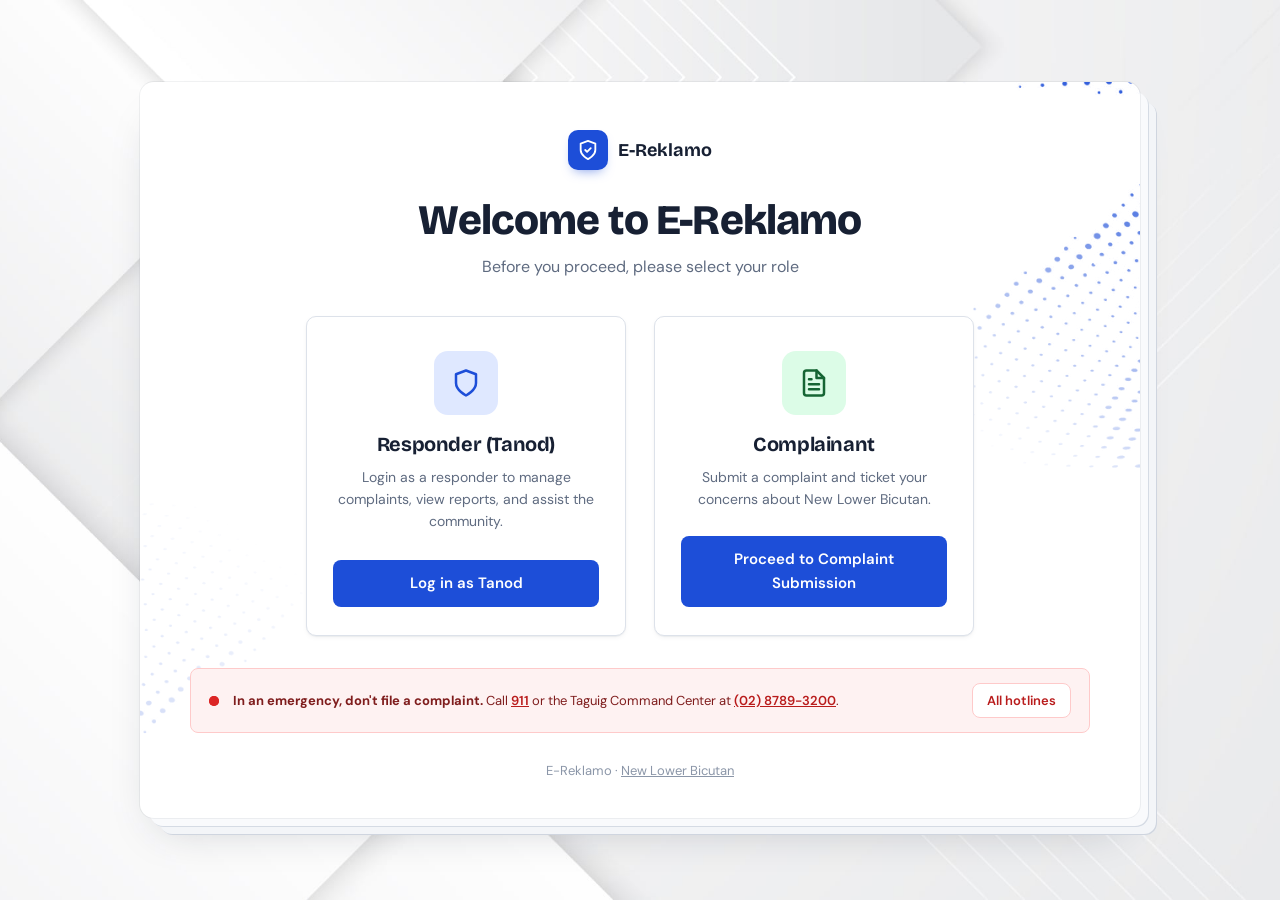
<file: index.html>
<!DOCTYPE html>
<html lang="en">
<head>
    <meta charset="UTF-8">
    <meta name="viewport" content="width=device-width, initial-scale=1.0">
    <title>E-Reklamo</title>
    <link rel="preconnect" href="https://fonts.googleapis.com">
    <link rel="preconnect" href="https://fonts.gstatic.com" crossorigin>
    <link href="https://fonts.googleapis.com/css2?family=Bricolage+Grotesque:opsz,wght@12..96,600;12..96,700;12..96,800&family=DM+Sans:wght@400;500;600;700&display=swap" rel="stylesheet">
    <link rel="stylesheet" href="theme.css">
    <link rel="stylesheet" href="index.css">
</head>

<body>

    <div class="container">

        <div class="brand">
            <span class="brand-mark">
                <svg viewBox="0 0 24 24" fill="none" stroke="currentColor" stroke-width="2" stroke-linecap="round" stroke-linejoin="round" aria-hidden="true"><path d="M12 22s8-4 8-10V5l-8-3-8 3v7c0 6 8 10 8 10z"/><path d="m9 12 2 2 4-4"/></svg>
            </span>
            <span class="brand-name">E-Reklamo</span>
        </div>

        <h1>Welcome to E-Reklamo</h1>

        <p class="description">
            Before you proceed, please select your role
        </p>

        <div class="login-options">

            <!-- TANOD -->
            <div class="login-card admin">
                <div class="icon icon-blue">
                    <svg viewBox="0 0 24 24" fill="none" stroke="currentColor" stroke-width="2" stroke-linecap="round" stroke-linejoin="round" aria-hidden="true"><path d="M12 22s8-4 8-10V5l-8-3-8 3v7c0 6 8 10 8 10z"/></svg>
                </div>

                <h2>Responder (Tanod)</h2>

                <p>
                    Login as a responder to manage complaints,
                    view reports, and assist the community.
                </p>

                <a href="tanodlogin.html" class="login-btn">
                    Log in as Tanod
                </a>
            </div>

            <!-- COMPLAINANT -->
            <div class="login-card worker">
                <div class="icon icon-green">
                    <svg viewBox="0 0 24 24" fill="none" stroke="currentColor" stroke-width="2" stroke-linecap="round" stroke-linejoin="round" aria-hidden="true"><path d="M14 2H6a2 2 0 0 0-2 2v16a2 2 0 0 0 2 2h12a2 2 0 0 0 2-2V8z"/><path d="M14 2v6h6M16 13H8M16 17H8M10 9H8"/></svg>
                </div>

                <h2>Complainant</h2>

                <p>
                    Submit a complaint and ticket your concerns
                    about New Lower Bicutan.
                </p>

                <a href="complaintpage.html" class="login-btn">
                    Proceed to Complaint Submission
                </a>
            </div>

        </div>

        <!-- Emergency strip: the full list lives on the complaint page -->
        <div class="emergency">
            <span class="emergency-dot" aria-hidden="true"></span>
            <p>
                <strong>In an emergency, don't file a complaint.</strong>
                Call <a href="tel:911">911</a> or the Taguig Command Center at
                <a href="tel:0287893200">(02) 8789-3200</a>.
            </p>
            <a href="complaintpage.html#hotlines" class="emergency-link">All hotlines</a>
        </div>

        <footer>E-Reklamo · <a href="https://en.wikipedia.org/wiki/New_Lower_Bicutan">New Lower Bicutan</a></footer>

    </div>

</body>
</html>
</file>
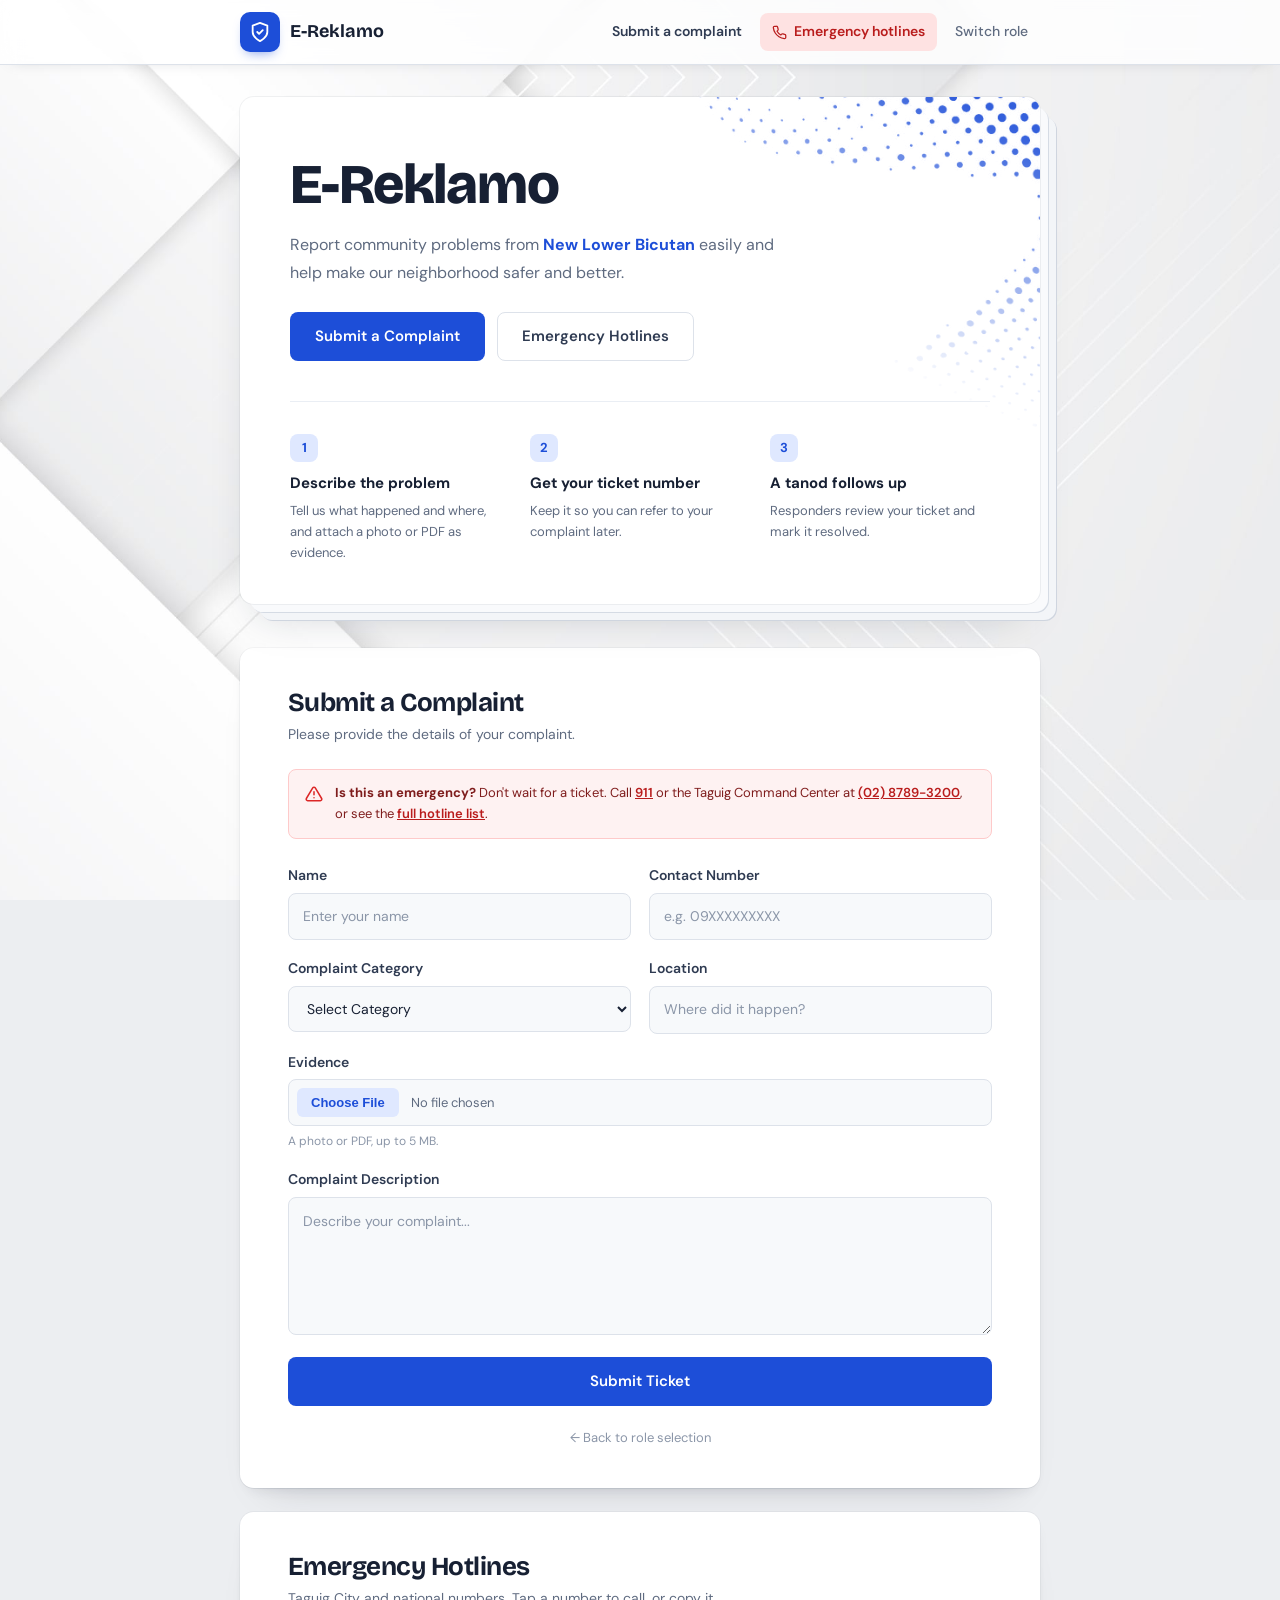
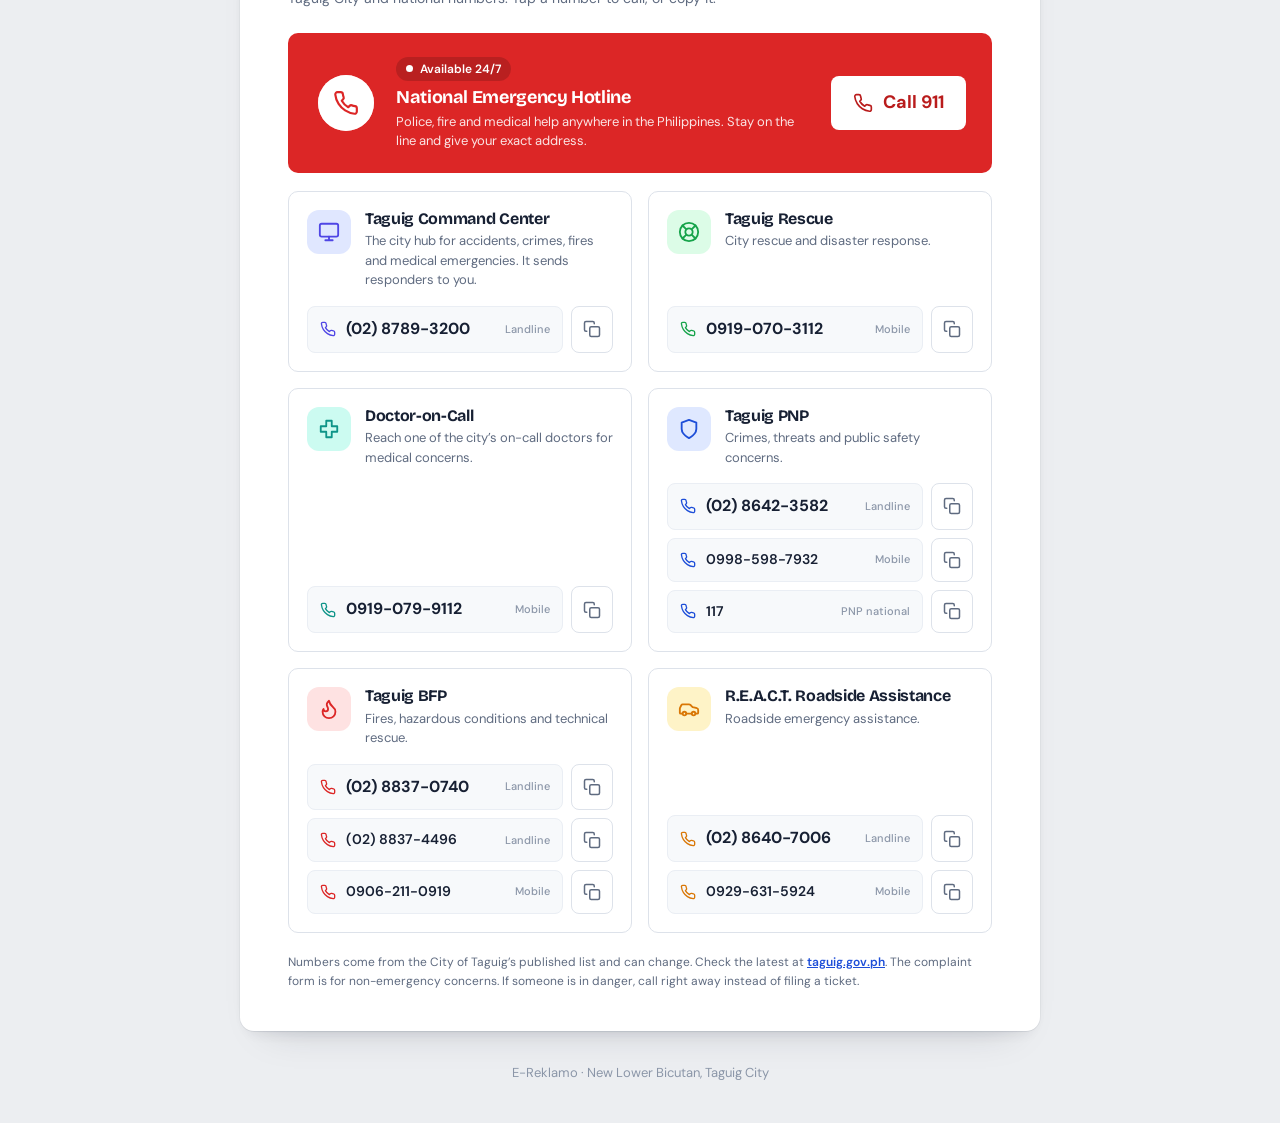
<file: complaintpage.html>
<!DOCTYPE html>
<html lang="en">
<head>
    <meta charset="UTF-8">
    <meta name="viewport" content="width=device-width, initial-scale=1.0">
    <title>E-Reklamo</title>
    <link rel="preconnect" href="https://fonts.googleapis.com">
    <link rel="preconnect" href="https://fonts.gstatic.com" crossorigin>
    <link href="https://fonts.googleapis.com/css2?family=Bricolage+Grotesque:opsz,wght@12..96,600;12..96,700;12..96,800&family=DM+Sans:wght@400;500;600;700&display=swap" rel="stylesheet">
    <link rel="stylesheet" href="theme.css">
    <link rel="stylesheet" href="hotlines.css">
    <link rel="stylesheet" href="complaintpage.css">
</head>
<body>

    <header class="topbar">
        <div class="topbar-inner">
            <a href="#home" class="brand">
                <span class="brand-mark">
                    <svg viewBox="0 0 24 24" fill="none" stroke="currentColor" stroke-width="2" stroke-linecap="round" stroke-linejoin="round" aria-hidden="true"><path d="M12 22s8-4 8-10V5l-8-3-8 3v7c0 6 8 10 8 10z"/><path d="m9 12 2 2 4-4"/></svg>
                </span>
                <span class="brand-name">E-Reklamo</span>
            </a>
            <nav class="topnav" aria-label="Page sections">
                <a href="#complaint">Submit a complaint</a>
                <a href="#hotlines" class="nav-alert">
                    <svg viewBox="0 0 24 24" fill="none" stroke="currentColor" stroke-width="2" stroke-linecap="round" stroke-linejoin="round" aria-hidden="true"><path d="M22 16.92v3a2 2 0 0 1-2.18 2 19.79 19.79 0 0 1-8.63-3.07 19.5 19.5 0 0 1-6-6 19.79 19.79 0 0 1-3.07-8.67A2 2 0 0 1 4.11 2h3a2 2 0 0 1 2 1.72 12.84 12.84 0 0 0 .7 2.81 2 2 0 0 1-.45 2.11L8.09 9.91a16 16 0 0 0 6 6l1.27-1.27a2 2 0 0 1 2.11-.45 12.84 12.84 0 0 0 2.81.7A2 2 0 0 1 22 16.92z"/></svg>
                    Emergency hotlines
                </a>
                <a href="index.html" class="nav-quiet">Switch role</a>
            </nav>
        </div>
    </header>

    <div class="page">

        <section id="home" class="hero">
            <h1>E-Reklamo</h1>
            <p>
                Report community problems from <strong>New Lower Bicutan</strong> easily
                and help make our neighborhood safer and better.
            </p>
            <div class="hero-actions">
                <a href="#complaint" class="btn">Submit a Complaint</a>
                <a href="#hotlines" class="btn btn-outline">Emergency Hotlines</a>
            </div>

            <ol class="steps">
                <li>
                    <span class="step-num">1</span>
                    <strong>Describe the problem</strong>
                    <span>Tell us what happened and where, and attach a photo or PDF as evidence.</span>
                </li>
                <li>
                    <span class="step-num">2</span>
                    <strong>Get your ticket number</strong>
                    <span>Keep it so you can refer to your complaint later.</span>
                </li>
                <li>
                    <span class="step-num">3</span>
                    <strong>A tanod follows up</strong>
                    <span>Responders review your ticket and mark it resolved.</span>
                </li>
            </ol>
        </section>

        <section id="complaint" class="section">
            <h2>Submit a Complaint</h2>

            <p class="subtitle">Please provide the details of your complaint.</p>

            <div class="notice" role="note">
                <svg viewBox="0 0 24 24" fill="none" stroke="currentColor" stroke-width="2" stroke-linecap="round" stroke-linejoin="round" aria-hidden="true"><path d="M10.29 3.86 1.82 18a2 2 0 0 0 1.71 3h16.94a2 2 0 0 0 1.71-3L13.71 3.86a2 2 0 0 0-3.42 0z"/><path d="M12 9v4M12 17h.01"/></svg>
                <p>
                    <strong>Is this an emergency?</strong> Don't wait for a ticket. Call
                    <a href="tel:911">911</a> or the Taguig Command Center at
                    <a href="tel:0287893200">(02) 8789-3200</a>, or see the
                    <a href="#hotlines">full hotline list</a>.
                </p>
            </div>

            <form id="complaintForm">

                <div class="form-row">
                    <div class="field">
                        <label for="name">Name</label>
                        <input type="text" id="name" placeholder="Enter your name" required>
                    </div>

                    <div class="field">
                        <label for="Contact">Contact Number</label>
                        <input type="tel" id="Contact" placeholder="e.g. 09XXXXXXXXX" maxlength="11" pattern="09[0-9]{9}" title="Enter an 11-digit number starting with 09" required>
                    </div>
                </div>

                <div class="form-row">
                    <div class="field">
                        <label for="category">Complaint Category</label>
                        <select id="category" required>
                            <option value="">Select Category</option>
                            <option value="Noise">Noise</option>
                            <option value="Garbage">Garbage</option>
                            <option value="Illegal Parking">Illegal Parking</option>
                        </select>
                    </div>

                    <div class="field">
                        <label for="location">Location</label>
                        <input type="text" id="location" placeholder="Where did it happen?" required>
                    </div>
                </div>

                <label for="Evidence" id="evidenceLabel">Evidence</label>
                <input type="file" id="Evidence" accept="image/*,.pdf" required>
                <p class="hint">A photo or PDF, up to 5 MB.</p>

                <label for="description">Complaint Description</label>
                <textarea id="description" rows="5" placeholder="Describe your complaint..." required></textarea>

                <button type="submit" class="submit-btn">Submit Ticket</button>

            </form>

            <a href="index.html" class="back-link">← Back to role selection</a>

            <div id="popupToast" class="popup-toast" role="status" aria-live="polite"></div>
        </section>

        <section id="hotlines" class="section">
            <h2>Emergency Hotlines</h2>
            <p class="subtitle">Taguig City and national numbers. Tap a number to call, or copy it.</p>

            <div data-hotlines></div>
        </section>

        <footer class="page-footer">E-Reklamo · New Lower Bicutan, Taguig City</footer>

    </div>

    <!-- Ticket confirmation: shown by CSS (:target) when the address is #ticketOverlay -->
    <div class="ticket-overlay" id="ticketOverlay">
        <a class="ticket-backdrop" href="#complaint" aria-label="Close ticket"></a>
        <div class="ticket" role="dialog" aria-modal="true" aria-labelledby="ticketTitle">
            <div class="ticket-head">E-Reklamo Ticket</div>

            <div class="ticket-body">
                <svg class="check" viewBox="0 0 52 52" aria-hidden="true">
                    <circle class="check-circle" cx="26" cy="26" r="23" fill="none"/>
                    <path class="check-mark" fill="none" d="M15 27 l8 8 l15 -17"/>
                </svg>

                <h3 id="ticketTitle">Complaint Submitted</h3>
                <p class="ticket-sub">Keep your ticket number for reference.</p>

                <div class="ticket-number" id="ticketNumber">ER-000000</div>
                <span class="ticket-status">Pending</span>

                <div class="ticket-rows">
                    <div class="ticket-row"><span>Name</span><strong id="tName"></strong></div>
                    <div class="ticket-row"><span>Category</span><strong id="tCategory"></strong></div>
                    <div class="ticket-row"><span>Location</span><strong id="tLocation"></strong></div>
                    <div class="ticket-row"><span>Submitted</span><strong id="tDate"></strong></div>
                </div>

                <p class="ticket-note" id="ticketNote"></p>

                <a class="ticket-close" href="#complaint">Done</a>
            </div>
        </div>
    </div>

    <script src="hotlines.js"></script>
    <script src="complaintpage.js"></script>
</body>
</html>
</file>
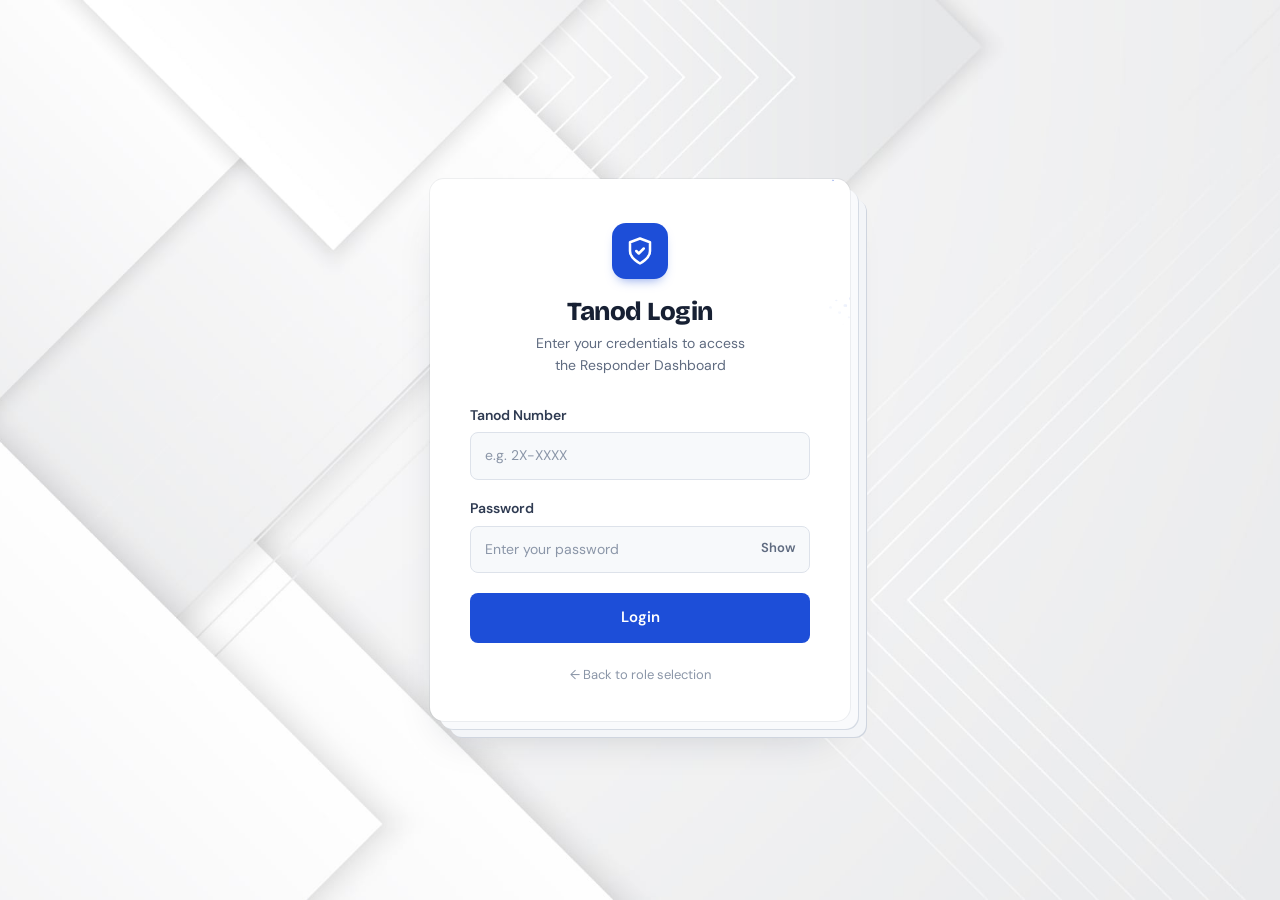
<file: tanodlogin.html>
<!DOCTYPE html>
<html lang="en">
<head>
    <meta charset="UTF-8">
    <meta name="viewport" content="width=device-width, initial-scale=1.0">
    <title>Tanod Login - E-Reklamo</title>
    <link rel="preconnect" href="https://fonts.googleapis.com">
    <link rel="preconnect" href="https://fonts.gstatic.com" crossorigin>
    <link href="https://fonts.googleapis.com/css2?family=Bricolage+Grotesque:opsz,wght@12..96,600;12..96,700;12..96,800&family=DM+Sans:wght@400;500;600;700&display=swap" rel="stylesheet">
    <link rel="stylesheet" href="theme.css">
    <link rel="stylesheet" href="tanodlogin.css">
</head>

<body>

    <div class="login-container" id="loginContainer">

        <div class="logo">
            <span class="brand-mark">
                <svg viewBox="0 0 24 24" fill="none" stroke="currentColor" stroke-width="2" stroke-linecap="round" stroke-linejoin="round" aria-hidden="true"><path d="M12 22s8-4 8-10V5l-8-3-8 3v7c0 6 8 10 8 10z"/><path d="m9 12 2 2 4-4"/></svg>
            </span>
        </div>

        <h1>Tanod Login</h1>
        <p class="description">Enter your credentials to access the Responder Dashboard</p>

        <div class="error-message" id="errorMessage" role="alert">
            Invalid Tanod Number or Password. Please try again.
        </div>

        <form id="loginForm">

            <label for="tanodNumber">Tanod Number</label>
            <input type="text" id="tanodNumber" placeholder="e.g. 2X-XXXX" autocomplete="username" required>

            <label for="password">Password</label>
            <div class="password-wrap">
                <input type="password" id="password" placeholder="Enter your password" autocomplete="current-password" required>
                <button type="button" class="toggle-pass" id="togglePass" aria-label="Show password" aria-pressed="false">Show</button>
            </div>

            <button type="submit" class="login-btn">Login</button>

        </form>

        <a href="index.html" class="back-link">← Back to role selection</a>

    </div>

    <script src="tanodloginscript.js"></script>
</body>
</html>
</file>
<file: theme.css>
/* =====================================================================
   E-Reklamo shared theme
   Load this BEFORE each page's own stylesheet.

   Design idea: layered white paper (Background.jpg) as the backdrop,
   main cards drawn as stacked sheets, and one halftone wave (halftone.png,
   made from bg.jpg) as the single decorative moment on each page.
   ===================================================================== */

:root {
    /* paper neutrals */
    --bg: #eceef1;
    --surface: #ffffff;
    --text: #172033;
    --text-2: #2f3b52;
    --muted: #5f6b80;
    --subtle: #8b96a8;
    --border: #dde2ea;
    --border-soft: #eaeef4;
    --field-bg: #f7f9fb;

    /* primary: a deeper cobalt so it holds up against the white sheets */
    --primary: #1d4ed8;
    --primary-hover: #1e3a8a;
    --primary-dark: #0c1f66;
    --primary-tint: #dfe8ff;
    --primary-ring: rgba(29, 78, 216, 0.2);

    /* agency / status colours */
    --red: #dc2626;
    --red-dark: #b91c1c;
    --red-tint: #fee2e2;
    --green: #16a34a;
    --green-dark: #166534;
    --green-tint: #dcfce7;
    --amber: #d97706;
    --amber-tint: #fef3c7;
    --indigo: #4f46e5;
    --indigo-tint: #e0e7ff;
    --teal: #0d9488;
    --teal-tint: #ccfbf1;

    /* shape: big sheets are crisper than small controls */
    --radius-lg: 14px;
    --radius-md: 10px;
    --radius-sm: 8px;

    /* depth: paper lying on paper */
    --shadow-sm: 0 1px 1px rgba(23, 32, 51, 0.05), 0 2px 6px -2px rgba(23, 32, 51, 0.08);
    --shadow-md: 0 0 0 1px rgba(23, 32, 51, 0.04), 0 1px 1px rgba(23, 32, 51, 0.05), 0 8px 18px -10px rgba(23, 32, 51, 0.16), 0 24px 40px -28px rgba(23, 32, 51, 0.18);
    --shadow-lg: 0 24px 50px rgba(23, 32, 51, 0.2);

    /* two extra sheets peeking out behind a card (used on the hero / main cards) */
    --stack:
        0 0 0 1px rgba(23, 32, 51, 0.06),
        9px 9px 0 -1px #f9fafc,
        10px 10px 0 -1px #d5dbe4,
        18px 18px 0 -2px #f3f5f8,
        19px 19px 0 -2px #cfd5df,
        0 26px 44px -22px rgba(23, 32, 51, 0.28);

    --font: "DM Sans", system-ui, -apple-system, "Segoe UI", Roboto, Arial, sans-serif;
    --font-display: "Bricolage Grotesque", "DM Sans", system-ui, -apple-system, "Segoe UI", sans-serif;
}

* {
    margin: 0;
    padding: 0;
    box-sizing: border-box;
}

html {
    scroll-behavior: smooth;
    -webkit-text-size-adjust: 100%;
}

body {
    font-family: var(--font);
    background: var(--bg);
    color: var(--text);
    line-height: 1.55;
    -webkit-font-smoothing: antialiased;
}

/* the paper backdrop: fixed, so it stays put while the content scrolls */
body::before {
    content: "";
    position: fixed;
    inset: 0;
    z-index: -1;
    background: var(--bg) url("Background.jpg") center / cover no-repeat;
    pointer-events: none;
}

input,
select,
textarea,
button {
    font: inherit;
}

h1, h2, h3 {
    font-family: var(--font-display);
    letter-spacing: -0.02em;
    line-height: 1.15;
}

:focus-visible {
    outline: 3px solid var(--primary-ring);
    outline-offset: 2px;
    border-radius: 6px;
}

/* ---------- brand mark (the shield used on every page) ---------- */
.brand-mark {
    display: inline-grid;
    place-items: center;
    width: 40px;
    height: 40px;
    flex-shrink: 0;
    border-radius: 10px;
    background: var(--primary);
    color: white;
    box-shadow: 0 6px 12px -6px rgba(29, 78, 216, 0.6);
}

.brand-mark svg {
    width: 22px;
    height: 22px;
}

/* ---------- buttons ---------- */
.btn {
    display: inline-flex;
    align-items: center;
    justify-content: center;
    gap: 8px;
    padding: 12px 24px;
    border: 1px solid transparent;
    border-radius: var(--radius-sm);
    background: var(--primary);
    color: white;
    font-size: 15px;
    font-weight: 600;
    text-decoration: none;
    cursor: pointer;
    transition: background 0.2s, border-color 0.2s, color 0.2s, transform 0.15s;
}

.btn:hover {
    background: var(--primary-hover);
}

.btn:active {
    transform: translateY(1px);
}

.btn svg {
    width: 18px;
    height: 18px;
}

.btn-outline {
    background: white;
    color: var(--text-2);
    border-color: var(--border);
}

.btn-outline:hover {
    background: var(--field-bg);
    color: var(--primary);
    border-color: var(--primary);
}


@media (prefers-reduced-motion: reduce) {
    *,
    *::before,
    *::after {
        animation-duration: 0.001ms !important;
        animation-delay: 0s !important;
        animation-iteration-count: 1 !important;
        transition-duration: 0.001ms !important;
        scroll-behavior: auto !important;
    }
}
</file>
<file: index.css>
body {
    min-height: 100vh;
    display: flex;
    align-items: center;
    justify-content: center;
    padding: 40px 0;
}

/* the main sheet: two more sheets peek out behind it, halftone wave in the corners */
.container {
    position: relative;
    overflow: hidden;
    width: 90%;
    max-width: 1000px;
    background: var(--surface);
    border-radius: var(--radius-lg);
    padding: 48px 50px 36px;
    box-shadow: var(--stack);
    text-align: center;
}

.container::before,
.container::after {
    content: "";
    position: absolute;
    width: 620px;
    height: 620px;
    background: url("halftone.png") center / contain no-repeat;
    pointer-events: none;
}

.container::after {
    top: -230px;
    right: -170px;
    opacity: 0.9;
    -webkit-mask-image: linear-gradient(215deg, #000 38%, transparent 78%);
    mask-image: linear-gradient(215deg, #000 38%, transparent 78%);
}

.container::before {
    bottom: -300px;
    left: -230px;
    opacity: 0.3;
    transform: rotate(180deg);
    -webkit-mask-image: linear-gradient(215deg, #000 38%, transparent 78%);
    mask-image: linear-gradient(215deg, #000 38%, transparent 78%);
}

.container > * {
    position: relative;
    z-index: 1;
}

.brand {
    display: inline-flex;
    align-items: center;
    gap: 10px;
    margin-bottom: 26px;
}

.brand-name {
    font-family: var(--font-display);
    font-size: 18px;
    font-weight: 700;
    color: var(--text);
}

h1 {
    font-size: clamp(30px, 4.5vw, 42px);
    font-weight: 800;
    color: var(--text);
    margin-bottom: 10px;
}

.description {
    color: var(--muted);
    margin-bottom: 36px;
}

.login-options {
    display: flex;
    gap: 28px;
    justify-content: center;
}

.login-card {
    width: 100%;
    max-width: 320px;
    display: flex;
    flex-direction: column;
    align-items: center;
    padding: 34px 26px 28px;
    border: 1px solid var(--border);
    border-radius: var(--radius-md);
    background: var(--surface);
    box-shadow: var(--shadow-sm);
    transition: transform 0.25s ease, box-shadow 0.25s ease, border-color 0.25s ease;
}

.login-card:hover {
    transform: translateY(-4px);
    border-color: #c3cddd;
    box-shadow: var(--shadow-md);
}

.icon {
    display: grid;
    place-items: center;
    width: 64px;
    height: 64px;
    margin-bottom: 18px;
    border-radius: 14px;
}

.icon svg {
    width: 30px;
    height: 30px;
}

.icon-blue {
    background: var(--primary-tint);
    color: var(--primary);
}

.icon-green {
    background: var(--green-tint);
    color: var(--green-dark);
}

.login-card h2 {
    font-size: 20px;
    color: var(--text);
    margin-bottom: 10px;
}

.login-card p {
    color: var(--muted);
    font-size: 14px;
    line-height: 1.6;
    margin-bottom: 26px;
}

.login-btn {
    display: block;
    width: 100%;
    margin-top: auto;
    text-decoration: none;
    background: var(--primary);
    color: white;
    padding: 12px;
    border-radius: var(--radius-sm);
    font-size: 15px;
    font-weight: 600;
    transition: background 0.2s, transform 0.15s;
}

.login-btn:hover {
    background: var(--primary-hover);
}

.login-btn:active {
    transform: translateY(1px);
}

/* ---------- emergency strip ---------- */
.emergency {
    display: flex;
    align-items: center;
    gap: 14px;
    margin-top: 32px;
    padding: 14px 18px;
    border: 1px solid #fecaca;
    border-radius: var(--radius-sm);
    background: #fef2f2;
    color: #7f1d1d;
    font-size: 13px;
    line-height: 1.5;
    text-align: left;
}

.emergency p {
    flex: 1;
}

.emergency a {
    color: var(--red-dark);
    font-weight: 600;
}

.emergency-dot {
    position: relative;
    width: 10px;
    height: 10px;
    flex-shrink: 0;
    border-radius: 50%;
    background: var(--red);
}

.emergency-dot::after {
    content: "";
    position: absolute;
    inset: 0;
    border-radius: 50%;
    background: var(--red);
    animation: dot-ping 1.8s ease-out infinite;
}

@keyframes dot-ping {
    0%   { transform: scale(1); opacity: 0.6; }
    100% { transform: scale(3); opacity: 0; }
}

.emergency-link {
    flex-shrink: 0;
    padding: 7px 14px;
    border-radius: var(--radius-sm);
    background: white;
    border: 1px solid #fecaca;
    text-decoration: none;
    transition: background 0.2s;
}

.emergency-link:hover {
    background: var(--red-tint);
}

footer {
    margin-top: 28px;
    color: var(--subtle);
    font-size: 13px;
}

footer a {
    color: inherit;
}

footer a:hover {
    color: var(--primary);
}

@media (max-width: 700px) {
    body {
        padding: 24px 0;
    }

    .container {
        padding: 32px 20px 28px;
        box-shadow: var(--shadow-md);
    }

    .container::after {
        width: 420px;
        height: 420px;
        top: -150px;
        right: -150px;
    }

    .container::before {
        display: none;
    }

    .login-options {
        flex-direction: column;
        align-items: center;
        gap: 18px;
    }

    .login-card {
        max-width: 360px;
    }

    .emergency {
        flex-direction: column;
        align-items: flex-start;
    }

    .emergency-link {
        align-self: stretch;
        text-align: center;
    }
}
</file>
<file: hotlines.css>
/* =====================================================================
   Emergency hotlines component
   Rendered by hotlines.js into any element with  data-hotlines.
   Needs theme.css.
   ===================================================================== */

/* ---------- featured: national 911 ---------- */
.hl-featured {
    display: flex;
    align-items: center;
    gap: 22px;
    padding: 22px 26px 22px 30px;
    margin-bottom: 18px;
    border-radius: var(--radius-md);
    background: var(--red);
    color: white;
}

/* the one big moment: soft rings pulsing out of the phone */
.hl-pulse {
    position: relative;
    width: 56px;
    height: 56px;
    flex-shrink: 0;
}

.hl-pulse::before,
.hl-pulse::after {
    content: "";
    position: absolute;
    inset: 0;
    border-radius: 50%;
    background: rgba(255, 255, 255, 0.4);
    animation: hl-ring 2.4s ease-out infinite;
}

.hl-pulse::after {
    animation-delay: 1.2s;
}

.hl-pulse-core {
    position: relative;
    z-index: 1;
    display: grid;
    place-items: center;
    width: 56px;
    height: 56px;
    border-radius: 50%;
    background: white;
    color: var(--red);
}

.hl-pulse-core svg {
    width: 26px;
    height: 26px;
    animation: hl-idle 2.4s ease-in-out infinite;
}

.hl-featured-text {
    flex: 1;
    min-width: 0;
}

.hl-live {
    display: inline-flex;
    align-items: center;
    gap: 7px;
    margin-bottom: 6px;
    padding: 3px 10px;
    border-radius: 999px;
    background: rgba(0, 0, 0, 0.16);
    font-size: 12px;
    font-weight: 600;
}

.hl-live i {
    width: 7px;
    height: 7px;
    border-radius: 50%;
    background: #fff;
    animation: hl-blink 1.4s ease-in-out infinite;
}

.hl-featured h3 {
    font-size: 18px;
    margin-bottom: 4px;
}

.hl-featured p {
    font-size: 13px;
    line-height: 1.5;
    color: rgba(255, 255, 255, 0.88);
    max-width: 46ch;
}

.hl-featured-call {
    display: inline-flex;
    align-items: center;
    gap: 10px;
    flex-shrink: 0;
    padding: 13px 22px;
    border-radius: var(--radius-sm);
    background: white;
    color: var(--red-dark);
    font-size: 18px;
    font-weight: 700;
    text-decoration: none;
    transition: transform 0.2s, box-shadow 0.2s;
}

.hl-featured-call svg {
    width: 20px;
    height: 20px;
}

.hl-featured-call:hover {
    transform: translateY(-2px);
    box-shadow: 0 10px 22px rgba(127, 29, 29, 0.35);
}

.hl-featured-call:hover svg,
.hl-featured-call:focus-visible svg {
    animation: hl-shake 0.7s ease;
}

/* ---------- agency cards ---------- */
.hl-grid {
    display: grid;
    grid-template-columns: repeat(auto-fill, minmax(280px, 1fr));
    gap: 16px;
}

.hl-card {
    --accent: var(--primary);
    --tint: var(--primary-tint);
    display: flex;
    flex-direction: column;
    gap: 16px;
    padding: 18px;
    border: 1px solid var(--border);
    border-radius: var(--radius-md);
    background: white;
    transition: transform 0.25s ease, box-shadow 0.25s ease, border-color 0.25s ease;
}

.hl-card:hover {
    transform: translateY(-3px);
    border-color: var(--accent);
    box-shadow: var(--shadow-md);
}

.hl-blue   { --accent: var(--primary); --tint: var(--primary-tint); }
.hl-red    { --accent: var(--red);     --tint: var(--red-tint); }
.hl-green  { --accent: var(--green);   --tint: var(--green-tint); }
.hl-teal   { --accent: var(--teal);    --tint: var(--teal-tint); }
.hl-indigo { --accent: var(--indigo);  --tint: var(--indigo-tint); }
.hl-amber  { --accent: var(--amber);   --tint: var(--amber-tint); }

.hl-head {
    display: flex;
    gap: 14px;
    align-items: flex-start;
}

.hl-icon {
    display: grid;
    place-items: center;
    width: 44px;
    height: 44px;
    flex-shrink: 0;
    border-radius: 12px;
    background: var(--tint);
    color: var(--accent);
    transition: background 0.25s ease, color 0.25s ease, transform 0.25s ease;
}

.hl-icon svg {
    width: 22px;
    height: 22px;
}

.hl-card:hover .hl-icon {
    background: var(--accent);
    color: white;
    transform: rotate(-6deg) scale(1.06);
}

.hl-head h3 {
    font-size: 16px;
    color: var(--text);
    margin-bottom: 3px;
}

.hl-head p {
    font-size: 13px;
    line-height: 1.5;
    color: var(--muted);
}

/* ---------- number rows ---------- */
.hl-numbers {
    display: flex;
    flex-direction: column;
    gap: 8px;
    margin-top: auto;
}

.hl-row {
    display: flex;
    gap: 8px;
}

.hl-num {
    flex: 1;
    min-width: 0;
    display: flex;
    align-items: center;
    gap: 10px;
    padding: 10px 12px;
    border: 1px solid var(--border-soft);
    border-radius: var(--radius-sm);
    background: var(--field-bg);
    color: var(--text);
    text-decoration: none;
    transition: background 0.2s, border-color 0.2s, color 0.2s;
}

.hl-num:hover {
    background: var(--tint);
    border-color: var(--tint);
    color: var(--accent);
}

.hl-phone {
    width: 16px;
    height: 16px;
    flex-shrink: 0;
    color: var(--accent);
    transform-origin: 50% 60%;
}

.hl-num:hover .hl-phone,
.hl-num:focus-visible .hl-phone {
    animation: hl-shake 0.7s ease;
}

.hl-digits {
    flex: 1;
    font-size: 14px;
    font-weight: 600;
    font-variant-numeric: tabular-nums;
    white-space: nowrap;
}

.hl-row:first-child .hl-digits {
    font-size: 16px;
    font-weight: 700;
}

.hl-kind {
    font-size: 11px;
    font-weight: 500;
    color: var(--subtle);
    white-space: nowrap;
}

/* ---------- copy button ---------- */
.hl-copy {
    display: grid;
    place-items: center;
    width: 42px;
    flex-shrink: 0;
    border: 1px solid var(--border);
    border-radius: var(--radius-sm);
    background: white;
    color: var(--muted);
    cursor: pointer;
    transition: color 0.2s, border-color 0.2s, background 0.2s;
}

.hl-copy:hover {
    color: var(--accent);
    border-color: var(--accent);
}

.hl-copy svg {
    width: 18px;
    height: 18px;
}

.hl-copy .hl-ico-check {
    display: none;
}

.hl-copy.copied {
    background: var(--green-tint);
    border-color: var(--green);
    color: var(--green-dark);
}

.hl-copy.copied .hl-ico-copy {
    display: none;
}

.hl-copy.copied .hl-ico-check {
    display: block;
    animation: hl-pop 0.35s ease;
}

/* ---------- footnote + toast ---------- */
.hl-note {
    margin-top: 20px;
    font-size: 12px;
    line-height: 1.6;
    color: var(--muted);
}

.hl-note a {
    color: var(--primary);
    font-weight: 600;
}

.hl-toast {
    position: fixed;
    left: 50%;
    bottom: 24px;
    z-index: 3000;
    padding: 10px 18px;
    border-radius: 999px;
    background: #0f172a;
    color: white;
    font-size: 13px;
    font-weight: 500;
    box-shadow: var(--shadow-lg);
    opacity: 0;
    transform: translate(-50%, 16px);
    pointer-events: none;
    transition: opacity 0.25s ease, transform 0.25s ease;
}

.hl-toast.show {
    opacity: 1;
    transform: translate(-50%, 0);
}

/* ---------- reveal when scrolled into view ---------- */
/* "backwards" keeps each card hidden during its delay, then hands control
   back to normal styles so the hover lift still works afterwards. */
.hl-ready .hl-card:not(.in) {
    opacity: 0;
}

.hl-ready .hl-card.in {
    animation: hl-rise 0.5s ease backwards;
    animation-delay: var(--d, 0ms);
}

/* ---------- keyframes ---------- */
@keyframes hl-ring {
    0%   { transform: scale(1);   opacity: 0.7; }
    100% { transform: scale(2.2); opacity: 0; }
}

@keyframes hl-idle {
    0%, 30%, 100% { transform: rotate(0); }
    5%  { transform: rotate(-14deg); }
    10% { transform: rotate(12deg); }
    15% { transform: rotate(-8deg); }
    20% { transform: rotate(6deg); }
    25% { transform: rotate(-3deg); }
}

@keyframes hl-shake {
    0%, 100% { transform: rotate(0); }
    15% { transform: rotate(-16deg); }
    30% { transform: rotate(14deg); }
    45% { transform: rotate(-10deg); }
    60% { transform: rotate(8deg); }
    75% { transform: rotate(-4deg); }
}

@keyframes hl-blink {
    0%, 100% { opacity: 1; }
    50% { opacity: 0.25; }
}

@keyframes hl-pop {
    0%   { transform: scale(0.4); }
    70%  { transform: scale(1.25); }
    100% { transform: scale(1); }
}

@keyframes hl-rise {
    from { opacity: 0; transform: translateY(16px); }
    to   { opacity: 1; transform: none; }
}

@media (max-width: 600px) {
    .hl-featured {
        flex-wrap: wrap;
        padding: 20px;
    }

    .hl-featured-text {
        flex-basis: calc(100% - 80px);
    }

    .hl-featured-call {
        width: 100%;
        justify-content: center;
    }

    .hl-grid {
        grid-template-columns: 1fr;
    }
}
</file>
<file: complaintpage.css>
/* ---------- Top bar ---------- */
.topbar {
    position: sticky;
    top: 0;
    z-index: 100;
    background: rgba(255, 255, 255, 0.82);
    backdrop-filter: blur(10px);
    -webkit-backdrop-filter: blur(10px);
    border-bottom: 1px solid var(--border);
    box-shadow: 0 6px 16px -12px rgba(23, 32, 51, 0.25);
}

.topbar-inner {
    width: 90%;
    max-width: 800px;
    margin: 0 auto;
    height: 64px;
    display: flex;
    align-items: center;
    justify-content: space-between;
    gap: 16px;
}

.brand {
    display: inline-flex;
    align-items: center;
    gap: 10px;
    text-decoration: none;
}

.brand-name {
    font-family: var(--font-display);
    font-size: 18px;
    font-weight: 700;
    color: var(--text);
}

.topnav {
    display: flex;
    align-items: center;
    gap: 6px;
}

.topnav a {
    display: inline-flex;
    align-items: center;
    gap: 7px;
    padding: 8px 12px;
    border-radius: var(--radius-sm);
    color: var(--text-2);
    font-size: 14px;
    font-weight: 600;
    text-decoration: none;
    white-space: nowrap;
    transition: background 0.2s, color 0.2s;
}

.topnav a:hover {
    background: var(--primary-tint);
    color: var(--primary);
}

.topnav svg {
    width: 15px;
    height: 15px;
}

.topnav .nav-alert {
    background: var(--red-tint);
    color: var(--red-dark);
}

.topnav .nav-alert:hover {
    background: var(--red);
    color: white;
}

.topnav .nav-quiet {
    color: var(--muted);
    font-weight: 500;
}

/* ---------- Layout ---------- */
.page {
    width: 90%;
    max-width: 800px;
    margin: 0 auto;
    padding: 32px 0 40px;
}

#home,
#complaint,
#hotlines {
    scroll-margin-top: 84px;
}

/* ---------- Hero ---------- */
/* the main sheet: two more sheets behind it, halftone wave rising from the corner */
.hero {
    position: relative;
    overflow: hidden;
    background: var(--surface);
    border-radius: var(--radius-lg);
    padding: 56px 50px 40px;
    box-shadow: var(--stack);
    text-align: left;
    margin-bottom: 44px;
}

.hero::after {
    content: "";
    position: absolute;
    top: -170px;
    right: -150px;
    width: 640px;
    height: 640px;
    background: url("halftone.png") center / contain no-repeat;
    opacity: 0.9;
    pointer-events: none;
    -webkit-mask-image: linear-gradient(205deg, #000 30%, transparent 62%);
    mask-image: linear-gradient(205deg, #000 30%, transparent 62%);
}

.hero > * {
    position: relative;
    z-index: 1;
}

.hero h1 {
    font-size: clamp(38px, 6vw, 56px);
    font-weight: 800;
    color: var(--text);
    margin-bottom: 14px;
}

.hero p {
    color: var(--muted);
    line-height: 1.7;
    max-width: 46ch;
    margin: 0 0 26px;
}

.hero strong {
    color: var(--primary);
}

.hero-actions {
    display: flex;
    flex-wrap: wrap;
    gap: 12px;
    justify-content: flex-start;
}

/* how it works: a real sequence, so it is numbered */
.steps {
    list-style: none;
    display: grid;
    grid-template-columns: repeat(3, 1fr);
    gap: 20px;
    margin-top: 40px;
    padding-top: 32px;
    border-top: 1px solid var(--border-soft);
    text-align: left;
}

.steps li {
    display: flex;
    flex-direction: column;
    gap: 6px;
}

.steps strong {
    color: var(--text);
    font-size: 15px;
}

.steps li > span:last-child {
    color: var(--muted);
    font-size: 13px;
    line-height: 1.6;
}

.step-num {
    display: grid;
    place-items: center;
    width: 28px;
    height: 28px;
    margin-bottom: 4px;
    border-radius: 8px;
    background: var(--primary-tint);
    color: var(--primary);
    font-size: 13px;
    font-weight: 700;
}

/* ---------- Sections ---------- */
.section {
    background: var(--surface);
    border-radius: var(--radius-lg);
    padding: 40px 48px;
    box-shadow: var(--shadow-md);
    margin-bottom: 24px;
}

.section h2 {
    font-size: 26px;
    font-weight: 700;
    color: var(--text);
    margin-bottom: 6px;
}

.subtitle {
    color: var(--muted);
    font-size: 14px;
    margin-bottom: 24px;
}

/* emergency reminder above the form */
.notice {
    display: flex;
    gap: 12px;
    align-items: flex-start;
    margin-bottom: 26px;
    padding: 13px 16px;
    border: 1px solid #fecaca;
    border-radius: var(--radius-sm);
    background: #fef2f2;
    color: #7f1d1d;
    font-size: 13px;
    line-height: 1.6;
}

.notice svg {
    width: 18px;
    height: 18px;
    flex-shrink: 0;
    margin-top: 2px;
    color: var(--red);
}

.notice a {
    color: var(--red-dark);
    font-weight: 600;
}

/* ---------- Form ---------- */
form {
    display: flex;
    flex-direction: column;
    text-align: left;
}

.form-row {
    display: grid;
    grid-template-columns: 1fr 1fr;
    gap: 0 18px;
}

.field {
    display: flex;
    flex-direction: column;
    min-width: 0;
}

label {
    font-weight: 600;
    color: var(--text-2);
    font-size: 14px;
    margin-bottom: 6px;
}

input,
select,
textarea {
    width: 100%;
    padding: 12px 14px;
    border: 1px solid var(--border);
    border-radius: var(--radius-sm);
    font-size: 14px;
    margin-bottom: 18px;
    outline: none;
    background: var(--field-bg);
    color: var(--text);
    transition: border-color 0.2s, box-shadow 0.2s, background 0.2s;
}

input::placeholder,
textarea::placeholder {
    color: var(--subtle);
}

input:focus,
select:focus,
textarea:focus {
    background: white;
    border-color: var(--primary);
    box-shadow: 0 0 0 3px var(--primary-ring);
}

input:user-invalid,
select:user-invalid,
textarea:user-invalid {
    border-color: var(--red);
}

input[type="file"] {
    padding: 8px;
    font-size: 13px;
    color: var(--muted);
    margin-bottom: 6px;
    background: var(--field-bg);
}

input[type="file"]::file-selector-button {
    margin-right: 12px;
    padding: 7px 14px;
    border: none;
    border-radius: 6px;
    background: var(--primary-tint);
    color: var(--primary);
    font-weight: 600;
    cursor: pointer;
    transition: background 0.2s, color 0.2s;
}

input[type="file"]::file-selector-button:hover {
    background: var(--primary);
    color: white;
}

.hint {
    margin-bottom: 18px;
    font-size: 12px;
    color: var(--subtle);
}

textarea {
    resize: vertical;
    line-height: 1.6;
}

.submit-btn {
    width: 100%;
    margin-top: 4px;
    padding: 13px;
    border: none;
    border-radius: var(--radius-sm);
    background: var(--primary);
    color: white;
    font-size: 15px;
    font-weight: 600;
    cursor: pointer;
    transition: background 0.2s, transform 0.15s;
}

.submit-btn:hover {
    background: var(--primary-hover);
}

.submit-btn:active {
    transform: translateY(1px);
}

.submit-btn:disabled {
    background: var(--subtle);
    cursor: default;
}

.back-link {
    display: block;
    text-align: center;
    margin-top: 22px;
    color: var(--subtle);
    font-size: 13px;
    text-decoration: none;
    transition: color 0.2s;
}

.back-link:hover {
    color: var(--primary);
}

.page-footer {
    text-align: center;
    color: var(--subtle);
    font-size: 13px;
    padding-top: 8px;
}

/* ---------- Toast ---------- */
.popup-toast {
    position: fixed;
    top: 80px;
    right: 20px;
    max-width: calc(100% - 40px);
    background: var(--primary);
    color: white;
    padding: 14px 22px;
    border-radius: var(--radius-sm);
    box-shadow: var(--shadow-lg);
    font-size: 14px;
    opacity: 0;
    transform: translateY(-10px);
    pointer-events: none;
    transition: opacity 0.3s ease, transform 0.3s ease;
    z-index: 1000;
}

.popup-toast.show {
    opacity: 1;
    transform: translateY(0);
}

.popup-toast.error {
    background: #991b1b;
}

@media (max-width: 700px) {
    .hero,
    .section {
        padding: 30px 20px;
    }

    .hero {
        padding-top: 38px;
        box-shadow: var(--shadow-md);
        margin-bottom: 24px;
    }

    .hero::after {
        width: 440px;
        height: 440px;
        top: -140px;
        right: -170px;
        opacity: 0.7;
    }

    .steps {
        grid-template-columns: 1fr;
        gap: 18px;
    }

    .form-row {
        grid-template-columns: 1fr;
    }

    .topnav .nav-quiet {
        display: none;
    }

    .brand-name {
        display: none;
    }
}

/* ---------- Ticket confirmation (pure CSS) ----------
   The ticket is shown with :target. The page only has to point the address
   to #ticketOverlay; CSS does the showing, the animation and the closing
   (the Done button and the dark backdrop are plain links back to #complaint). */
.ticket-overlay {
    position: fixed;
    inset: 0;
    background: rgba(15, 23, 42, 0.5);
    display: none;
    align-items: center;
    justify-content: center;
    padding: 20px;
    z-index: 2000;
}

.ticket-overlay:target {
    display: flex;
    animation: fade-in 0.25s ease both;
}

.ticket-backdrop {
    position: absolute;
    inset: 0;
}

.ticket {
    position: relative;
    width: 100%;
    max-width: 380px;
    background: white;
    border-radius: var(--radius-lg);
    overflow: hidden;
    box-shadow: var(--shadow-lg);
}

.ticket-overlay:target .ticket {
    animation: pop 0.4s ease both;
}

.ticket-head {
    background: var(--primary);
    color: white;
    text-align: center;
    padding: 14px;
    font-weight: 700;
    font-size: 13px;
    letter-spacing: 1px;
    text-transform: uppercase;
}

.ticket-body {
    padding: 28px 30px 30px;
    text-align: center;
}

.check {
    width: 64px;
    height: 64px;
    margin-bottom: 8px;
}

.check-circle,
.check-mark {
    stroke: var(--primary);
    stroke-width: 3;
    stroke-linecap: round;
    stroke-linejoin: round;
    stroke-dasharray: 150;
    stroke-dashoffset: 150;
}

.ticket-overlay:target .check-circle {
    animation: draw 0.6s ease 0.25s forwards;
}

.ticket-overlay:target .check-mark {
    animation: draw 0.4s ease 0.75s forwards;
}

.ticket-body h3 {
    color: var(--text);
    font-size: 20px;
    margin-bottom: 4px;
}

.ticket-sub {
    color: var(--muted);
    font-size: 13px;
    margin-bottom: 18px;
}

.ticket-number {
    font-family: "Courier New", monospace;
    font-size: 26px;
    font-weight: bold;
    color: var(--primary);
    letter-spacing: 2px;
    margin-bottom: 8px;
}

.ticket-status {
    display: inline-block;
    background: var(--primary-tint);
    color: var(--primary);
    padding: 5px 14px;
    border-radius: 20px;
    font-size: 12px;
    font-weight: 700;
    margin-bottom: 18px;
}

.ticket-rows {
    border-top: 2px dashed var(--border);
    padding-top: 14px;
    margin-bottom: 14px;
    text-align: left;
}

.ticket-row {
    display: flex;
    justify-content: space-between;
    gap: 16px;
    font-size: 13px;
    padding: 5px 0;
    opacity: 0;
    transform: translateY(6px);
}

.ticket-row span {
    color: var(--muted);
}

.ticket-row strong {
    color: var(--text);
    text-align: right;
    word-break: break-word;
}

.ticket-overlay:target .ticket-row {
    animation: rise 0.35s ease forwards;
}

.ticket-overlay:target .ticket-row:nth-child(1) { animation-delay: 0.55s; }
.ticket-overlay:target .ticket-row:nth-child(2) { animation-delay: 0.65s; }
.ticket-overlay:target .ticket-row:nth-child(3) { animation-delay: 0.75s; }
.ticket-overlay:target .ticket-row:nth-child(4) { animation-delay: 0.85s; }

.ticket-note {
    color: var(--subtle);
    font-size: 12px;
    min-height: 16px;
}

.ticket-note:empty {
    display: none;
}

.ticket-close {
    display: block;
    margin-top: 16px;
    padding: 13px;
    border-radius: var(--radius-sm);
    background: var(--primary);
    color: white;
    font-size: 15px;
    font-weight: 600;
    text-decoration: none;
    transition: background 0.2s;
}

.ticket-close:hover {
    background: var(--primary-hover);
}

@keyframes fade-in {
    from { opacity: 0; }
    to   { opacity: 1; }
}

@keyframes pop {
    from { opacity: 0; transform: translateY(30px) scale(0.96); }
    to   { opacity: 1; transform: none; }
}

@keyframes draw {
    to { stroke-dashoffset: 0; }
}

@keyframes rise {
    to { opacity: 1; transform: none; }
}

@media (prefers-reduced-motion: reduce) {
    .ticket-overlay:target,
    .ticket-overlay:target .ticket,
    .ticket-overlay:target .ticket-row,
    .ticket-overlay:target .check-circle,
    .ticket-overlay:target .check-mark {
        animation: none !important;
    }
    .ticket-row {
        opacity: 1;
        transform: none;
    }
    .check-circle,
    .check-mark {
        stroke-dashoffset: 0;
    }
}
</file>
<file: tanodlogin.css>
body {
    min-height: 100vh;
    display: flex;
    align-items: center;
    justify-content: center;
    padding: 40px 0;
}

/* stacked sheet with the halftone wave rising from the top corner */
.login-container {
    position: relative;
    overflow: hidden;
    width: 90%;
    max-width: 420px;
    background: var(--surface);
    border-radius: var(--radius-lg);
    padding: 44px 40px 36px;
    box-shadow: var(--stack);
    text-align: center;
}

.login-container::after {
    content: "";
    position: absolute;
    top: -150px;
    right: -170px;
    width: 400px;
    height: 400px;
    background: url("halftone.png") center / contain no-repeat;
    opacity: 0.75;
    pointer-events: none;
    -webkit-mask-image: linear-gradient(215deg, #000 30%, transparent 62%);
    mask-image: linear-gradient(215deg, #000 30%, transparent 62%);
}

.login-container > * {
    position: relative;
    z-index: 1;
}

.logo {
    margin-bottom: 18px;
}

.logo .brand-mark {
    width: 56px;
    height: 56px;
    border-radius: 14px;
}

.logo .brand-mark svg {
    width: 30px;
    height: 30px;
}

h1 {
    color: var(--text);
    margin-bottom: 6px;
    font-size: 26px;
    font-weight: 800;
}

.description {
    text-wrap: balance;
    color: var(--muted);
    font-size: 14px;
    margin-bottom: 28px;
}

form {
    display: flex;
    flex-direction: column;
    text-align: left;
}

label {
    font-weight: 600;
    color: var(--text-2);
    font-size: 14px;
    margin-bottom: 6px;
}

input {
    width: 100%;
    padding: 12px 14px;
    border: 1px solid var(--border);
    border-radius: var(--radius-sm);
    background: var(--field-bg);
    color: var(--text);
    font-size: 14px;
    margin-bottom: 18px;
    outline: none;
    transition: border-color 0.2s, box-shadow 0.2s;
}

input::placeholder {
    color: var(--subtle);
}

input:focus {
    background: white;
    border-color: var(--primary);
    box-shadow: 0 0 0 3px var(--primary-ring);
}

/* password field with show/hide */
.password-wrap {
    position: relative;
}

.password-wrap input {
    padding-right: 68px;
}

.toggle-pass {
    position: absolute;
    top: 0;
    right: 0;
    height: 44px;
    padding: 0 14px;
    border: none;
    background: none;
    color: var(--muted);
    font-size: 13px;
    font-weight: 600;
    cursor: pointer;
    border-radius: 0 var(--radius-sm) var(--radius-sm) 0;
    transition: color 0.2s;
}

.toggle-pass:hover {
    color: var(--primary);
}

.login-btn {
    background: var(--primary);
    color: white;
    border: none;
    padding: 13px;
    margin-top: 2px;
    border-radius: var(--radius-sm);
    font-size: 15px;
    font-weight: 600;
    cursor: pointer;
    transition: background 0.2s, transform 0.15s;
}

.login-btn:hover {
    background: var(--primary-hover);
}

.login-btn:active {
    transform: translateY(1px);
}

.login-btn:disabled {
    background: var(--subtle);
    cursor: default;
}

.error-message {
    background: var(--red-tint);
    color: #991b1b;
    padding: 10px 14px;
    border-radius: var(--radius-sm);
    font-size: 13px;
    line-height: 1.5;
    margin-bottom: 16px;
    text-align: left;
    display: none;
}

.error-message.show {
    display: block;
}

.login-container.shake {
    animation: shake 0.4s ease;
}

@keyframes shake {
    0%, 100% { transform: translateX(0); }
    20%, 60% { transform: translateX(-8px); }
    40%, 80% { transform: translateX(8px); }
}

.back-link {
    display: block;
    margin-top: 22px;
    color: var(--subtle);
    font-size: 13px;
    text-decoration: none;
    transition: color 0.2s;
}

.back-link:hover {
    color: var(--primary);
}

@media (max-width: 480px) {
    .login-container {
        padding: 36px 24px 30px;
        box-shadow: var(--shadow-md);
    }
}
</file>
